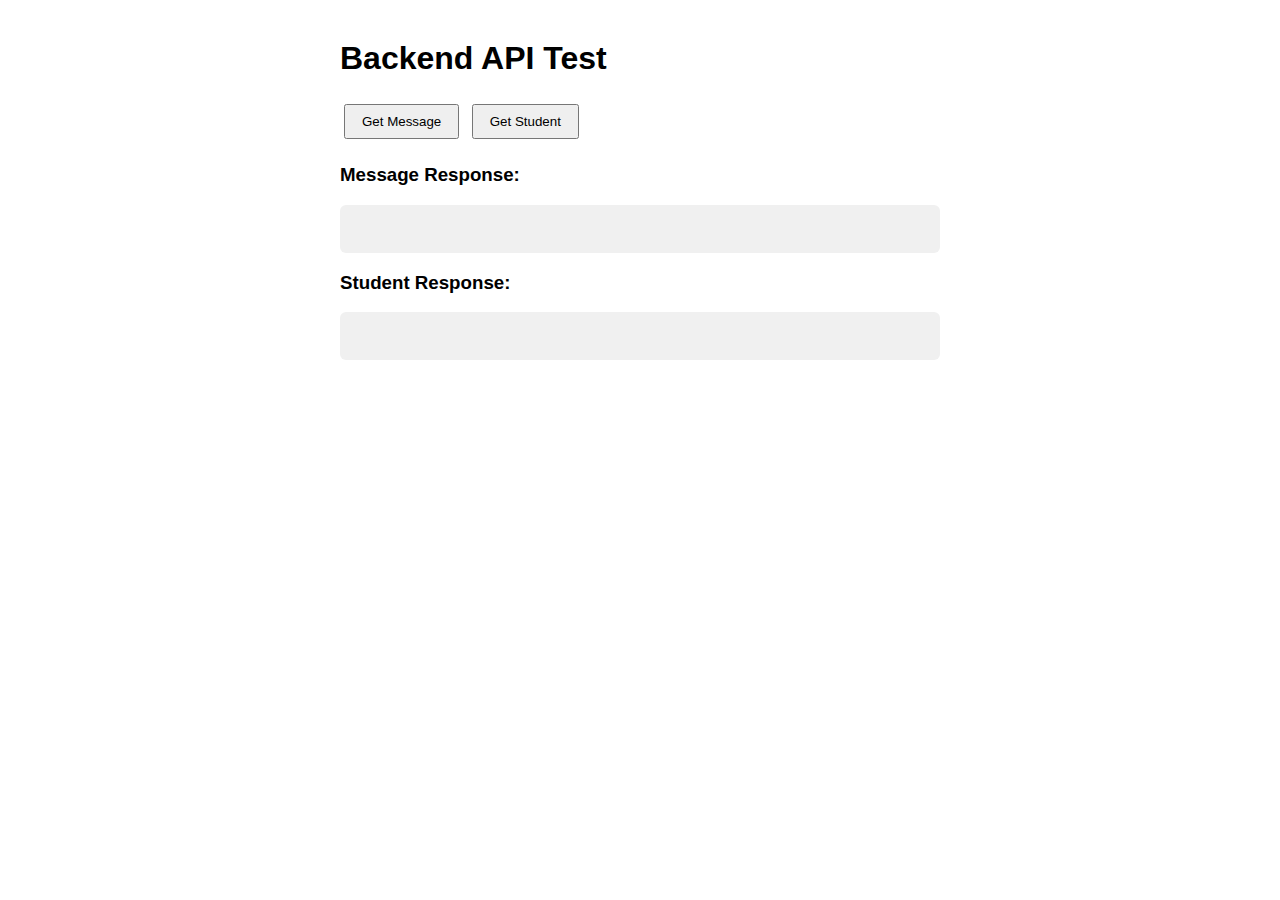
<file: lecture-09/index.html>
<!DOCTYPE html>
<html lang="en">
<head>
  <meta charset="UTF-8" />
  <title>Backend Test</title>
  <style>
    body { font-family: sans-serif; max-width: 600px; margin: 40px auto; padding: 0 20px; }
    button { margin: 6px 4px; padding: 8px 16px; cursor: pointer; }
    #output, #student-output { margin-top: 12px; padding: 12px; background: #f0f0f0; border-radius: 6px; min-height: 24px; }
    .loading { color: #888; font-style: italic; }
    .error { color: red; }
  </style>
</head>
<body>

  <h1>Backend API Test</h1>

  <button onclick="getMessage()">Get Message</button>
  <button onclick="getStudent()">Get Student</button>

  <h3>Message Response:</h3>
  <div id="output"></div>

  <h3>Student Response:</h3>
  <div id="student-output"></div>

  <script src="script.js"></script>
</body>
</html>
</file>
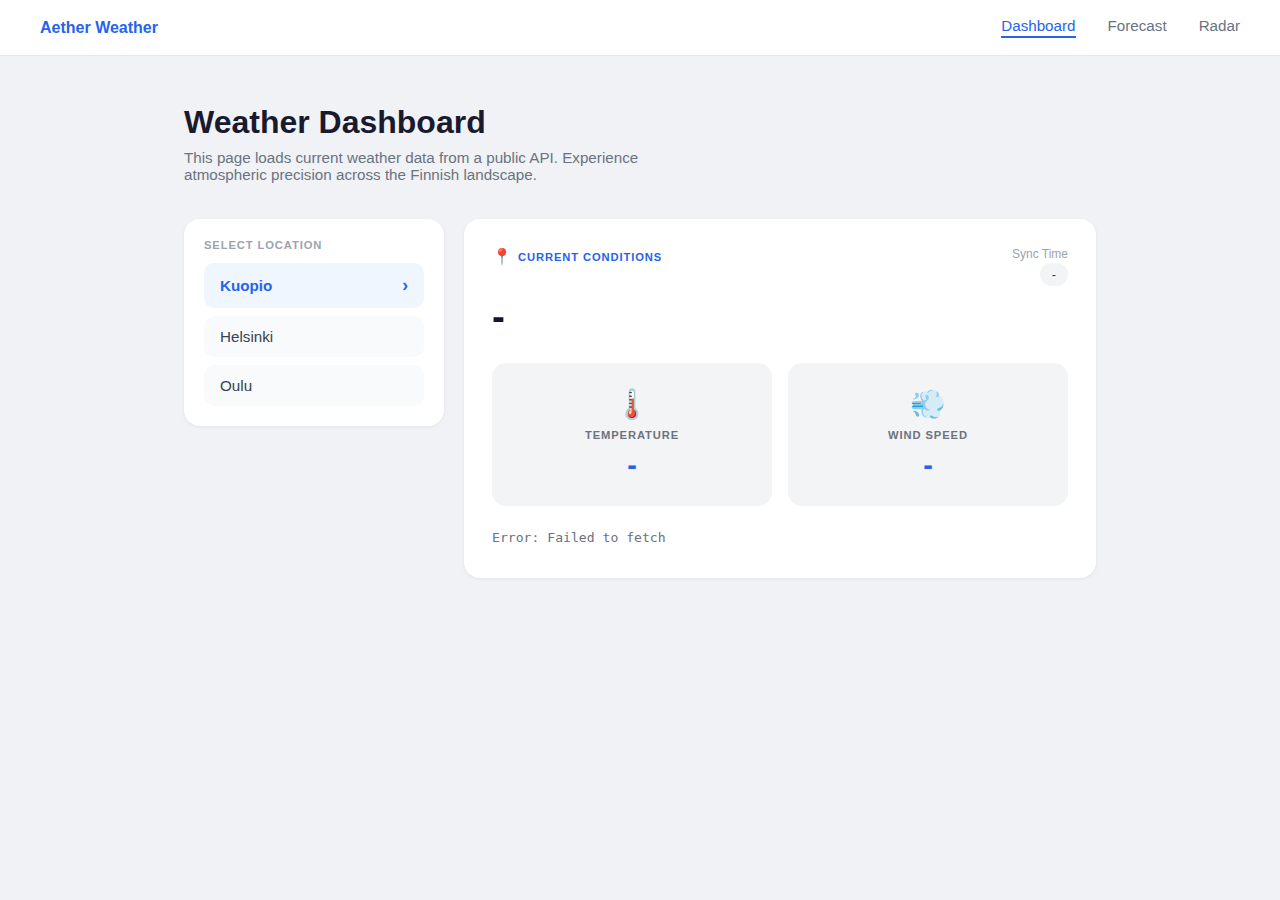
<file: lecture-7/index.html>
<!DOCTYPE html>
<html lang="en">
<head>
    <meta charset="UTF-8">
    <title>Weather Dashboard</title>
    <link rel="stylesheet" href="exercise.css">
</head>
<body>

    <nav class="navbar">
        <span class="nav-brand">Aether Weather</span>
        <div class="nav-links">
            <a href="#" class="active">Dashboard</a>
            <a href="#">Forecast</a>
            <a href="#">Radar</a>
        </div>
    </nav>

    <main class="page">

        <header class="page-header">
            <h1>Weather Dashboard</h1>
            <p>This page loads current weather data from a public API. Experience atmospheric precision across the Finnish landscape.</p>
        </header>

        <div class="dashboard">

            <!-- Sidebar -->
            <aside class="sidebar">
                <p class="sidebar-label">SELECT LOCATION</p>
                <ul class="city-list">
                    <li class="city-item active" data-city="Kuopio" data-lat="62.8924" data-lon="27.6770">
                        Kuopio <span class="arrow">›</span>
                    </li>
                    <li class="city-item" data-city="Helsinki" data-lat="60.1699" data-lon="24.9384">
                        Helsinki
                    </li>
                    <li class="city-item" data-city="Oulu" data-lat="65.0121" data-lon="25.4651">
                        Oulu
                    </li>
                </ul>
            </aside>

            <!-- Weather panel -->
            <section class="weather-panel" id="weatherBox">
                <div class="panel-top">
                    <div class="panel-title">
                        <span class="dot">📍</span>
                        <span class="conditions-label">CURRENT CONDITIONS</span>
                    </div>
                    <div class="sync-block">
                        <span class="sync-label">Sync Time</span>
                        <span class="sync-time" id="time">-</span>
                    </div>
                </div>

                <h2 class="city-name" id="city">-</h2>

                <div class="metric-cards">
                    <div class="metric-card">
                        <span class="metric-icon">🌡️</span>
                        <span class="metric-label">TEMPERATURE</span>
                        <span class="metric-value" id="temperature">-</span>
                    </div>
                    <div class="metric-card">
                        <span class="metric-icon">💨</span>
                        <span class="metric-label">WIND SPEED</span>
                        <span class="metric-value" id="wind">-</span>
                    </div>
                </div>

                <pre id="output"></pre>
            </section>

        </div>
    </main>

    <script src="script.js"></script>
</body>
</html>
</file>
<file: lecture-7/exercise.css>
* {
  box-sizing: border-box;
  margin: 0;
  padding: 0;
}

body {
  font-family: Arial, sans-serif;
  background: #f0f2f5;
  color: #1a1a2e;
  min-height: 100vh;
  transition: background-color 0.5s;
}

/* Navbar */
.navbar {
  display: flex;
  align-items: center;
  justify-content: space-between;
  padding: 0 40px;
  height: 56px;
  background: #fff;
  border-bottom: 1px solid #e5e7eb;
}

.nav-brand {
  font-weight: 700;
  color: #2563eb;
  font-size: 1rem;
}

.nav-links {
  display: flex;
  gap: 32px;
}

.nav-links a {
  text-decoration: none;
  color: #6b7280;
  font-size: 0.95rem;
}

.nav-links a.active {
  color: #2563eb;
  border-bottom: 2px solid #2563eb;
  padding-bottom: 2px;
}

/* Page layout */
.page {
  max-width: 960px;
  margin: 0 auto;
  padding: 48px 24px;
}

.page-header {
  margin-bottom: 36px;
}

.page-header h1 {
  font-size: 2rem;
  font-weight: 800;
  margin-bottom: 8px;
}

.page-header p {
  color: #6b7280;
  font-size: 0.95rem;
  max-width: 500px;
}

/* Dashboard grid */
.dashboard {
  display: grid;
  grid-template-columns: 260px 1fr;
  gap: 20px;
  align-items: start;
}

/* Sidebar */
.sidebar {
  background: #fff;
  border-radius: 16px;
  padding: 20px;
  box-shadow: 0 1px 4px rgba(0,0,0,0.06);
}

.sidebar-label {
  font-size: 0.7rem;
  font-weight: 700;
  letter-spacing: 0.08em;
  color: #9ca3af;
  margin-bottom: 12px;
}

.city-list {
  list-style: none;
  display: flex;
  flex-direction: column;
  gap: 8px;
}

.city-item {
  padding: 12px 16px;
  border-radius: 10px;
  cursor: pointer;
  font-size: 0.95rem;
  color: #374151;
  background: #f9fafb;
  display: flex;
  justify-content: space-between;
  align-items: center;
  transition: background 0.2s;
}

.city-item:hover {
  background: #eff6ff;
  color: #2563eb;
}

.city-item.active {
  background: #eff6ff;
  color: #2563eb;
  font-weight: 600;
}

.city-item .arrow {
  font-size: 1.1rem;
  color: #2563eb;
}

/* Weather panel */
.weather-panel {
  background: #fff;
  border-radius: 16px;
  padding: 28px;
  box-shadow: 0 1px 4px rgba(0,0,0,0.06);
}

.panel-top {
  display: flex;
  justify-content: space-between;
  align-items: flex-start;
  margin-bottom: 8px;
}

.panel-title {
  display: flex;
  align-items: center;
  gap: 6px;
}

.conditions-label {
  font-size: 0.7rem;
  font-weight: 700;
  letter-spacing: 0.08em;
  color: #2563eb;
}

.sync-block {
  text-align: right;
}

.sync-label {
  display: block;
  font-size: 0.75rem;
  color: #9ca3af;
  margin-bottom: 4px;
}

.sync-time {
  background: #f3f4f6;
  border-radius: 20px;
  padding: 4px 12px;
  font-size: 0.8rem;
  color: #374151;
}

.city-name {
  font-size: 2.4rem;
  font-weight: 800;
  margin: 12px 0 24px;
  color: #111827;
}

/* Metric cards */
.metric-cards {
  display: grid;
  grid-template-columns: 1fr 1fr;
  gap: 16px;
}

.metric-card {
  background: #f3f4f6;
  border-radius: 14px;
  padding: 24px 20px;
  display: flex;
  flex-direction: column;
  align-items: center;
  gap: 8px;
}

.metric-icon {
  font-size: 1.8rem;
}

.metric-label {
  font-size: 0.7rem;
  font-weight: 700;
  letter-spacing: 0.08em;
  color: #6b7280;
}

.metric-value {
  font-size: 1.8rem;
  font-weight: 800;
  color: #2563eb;
}

/* Console output */
#output {
  margin-top: 20px;
  font-family: monospace;
  font-size: 0.82rem;
  color: #6b7280;
  line-height: 1.8;
  min-height: 20px;
}

/* Temperature-based backgrounds */
body.cold {
  background-color: #dbeafe;
}

body.mild {
  background-color: #f0f2f5;
}

/* Responsive */
@media (max-width: 640px) {
  .dashboard {
    grid-template-columns: 1fr;
  }
  .metric-cards {
    grid-template-columns: 1fr;
  }
}
</file>
